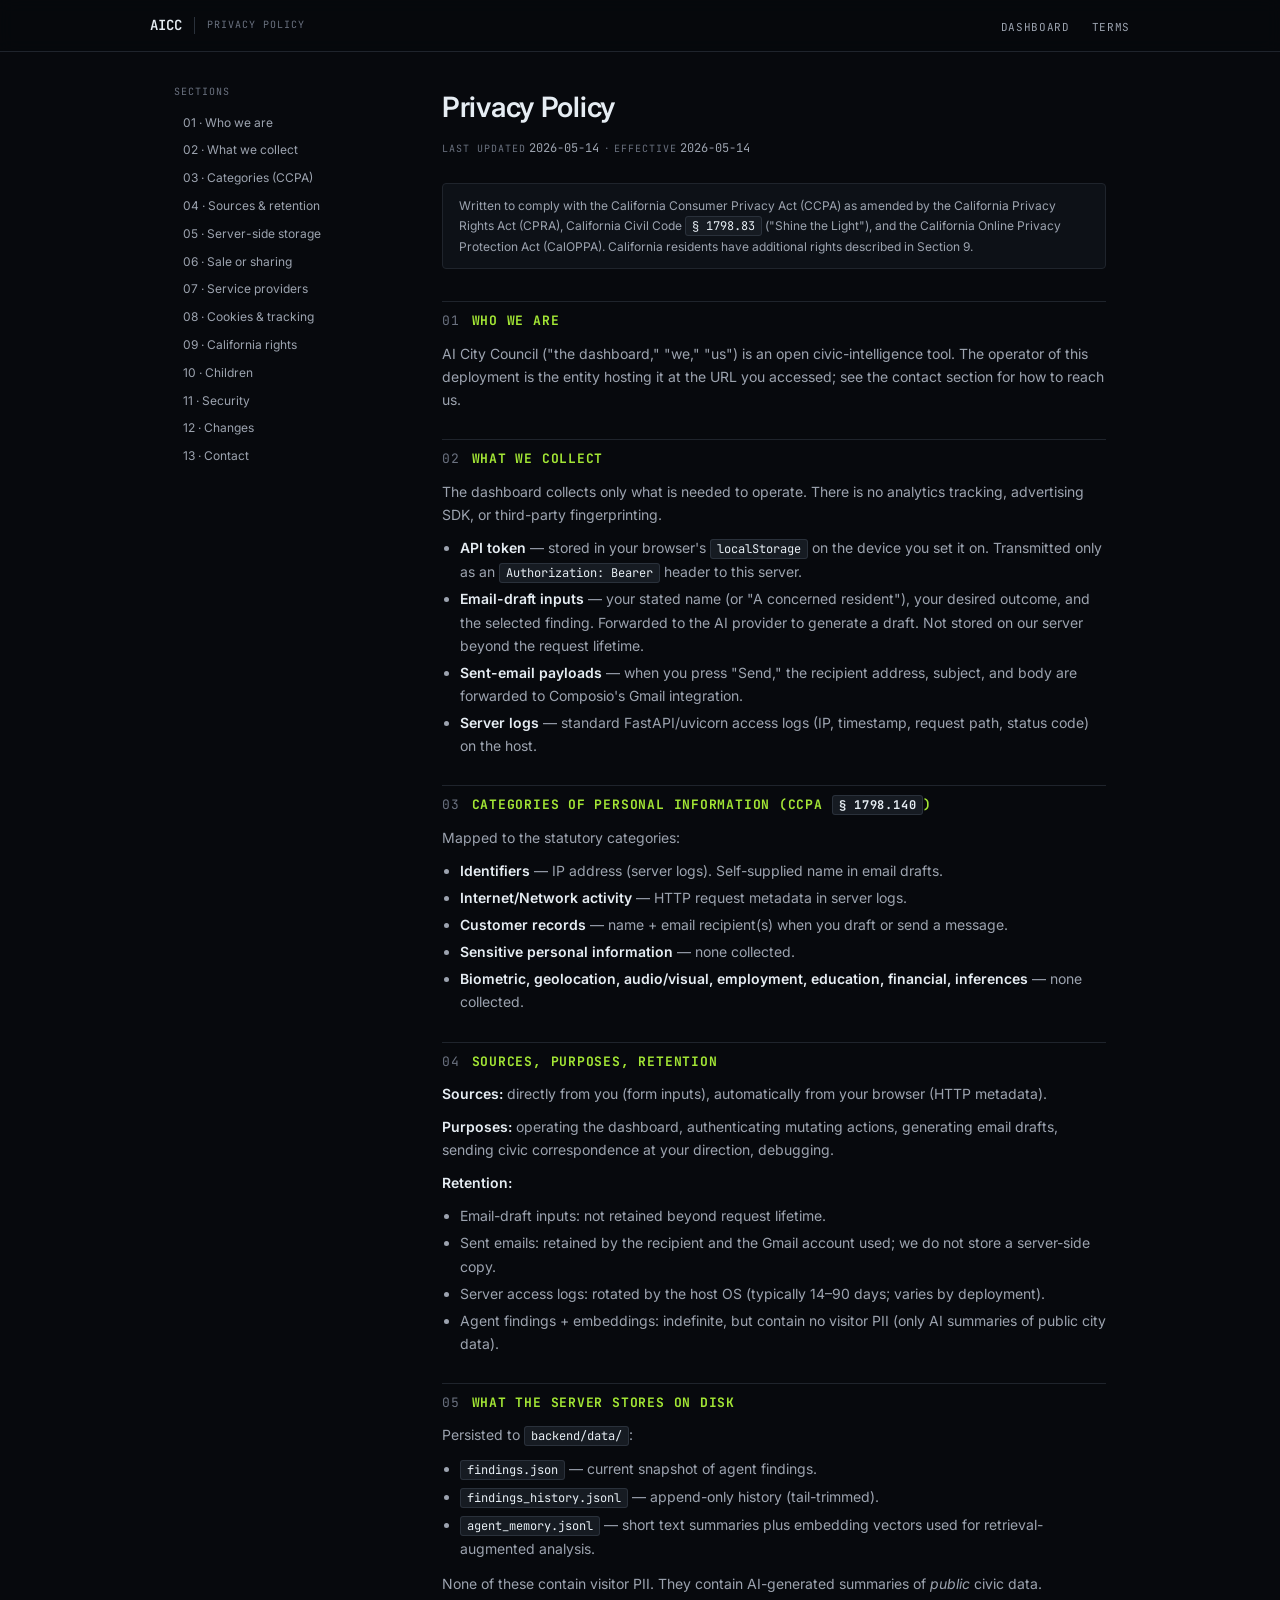
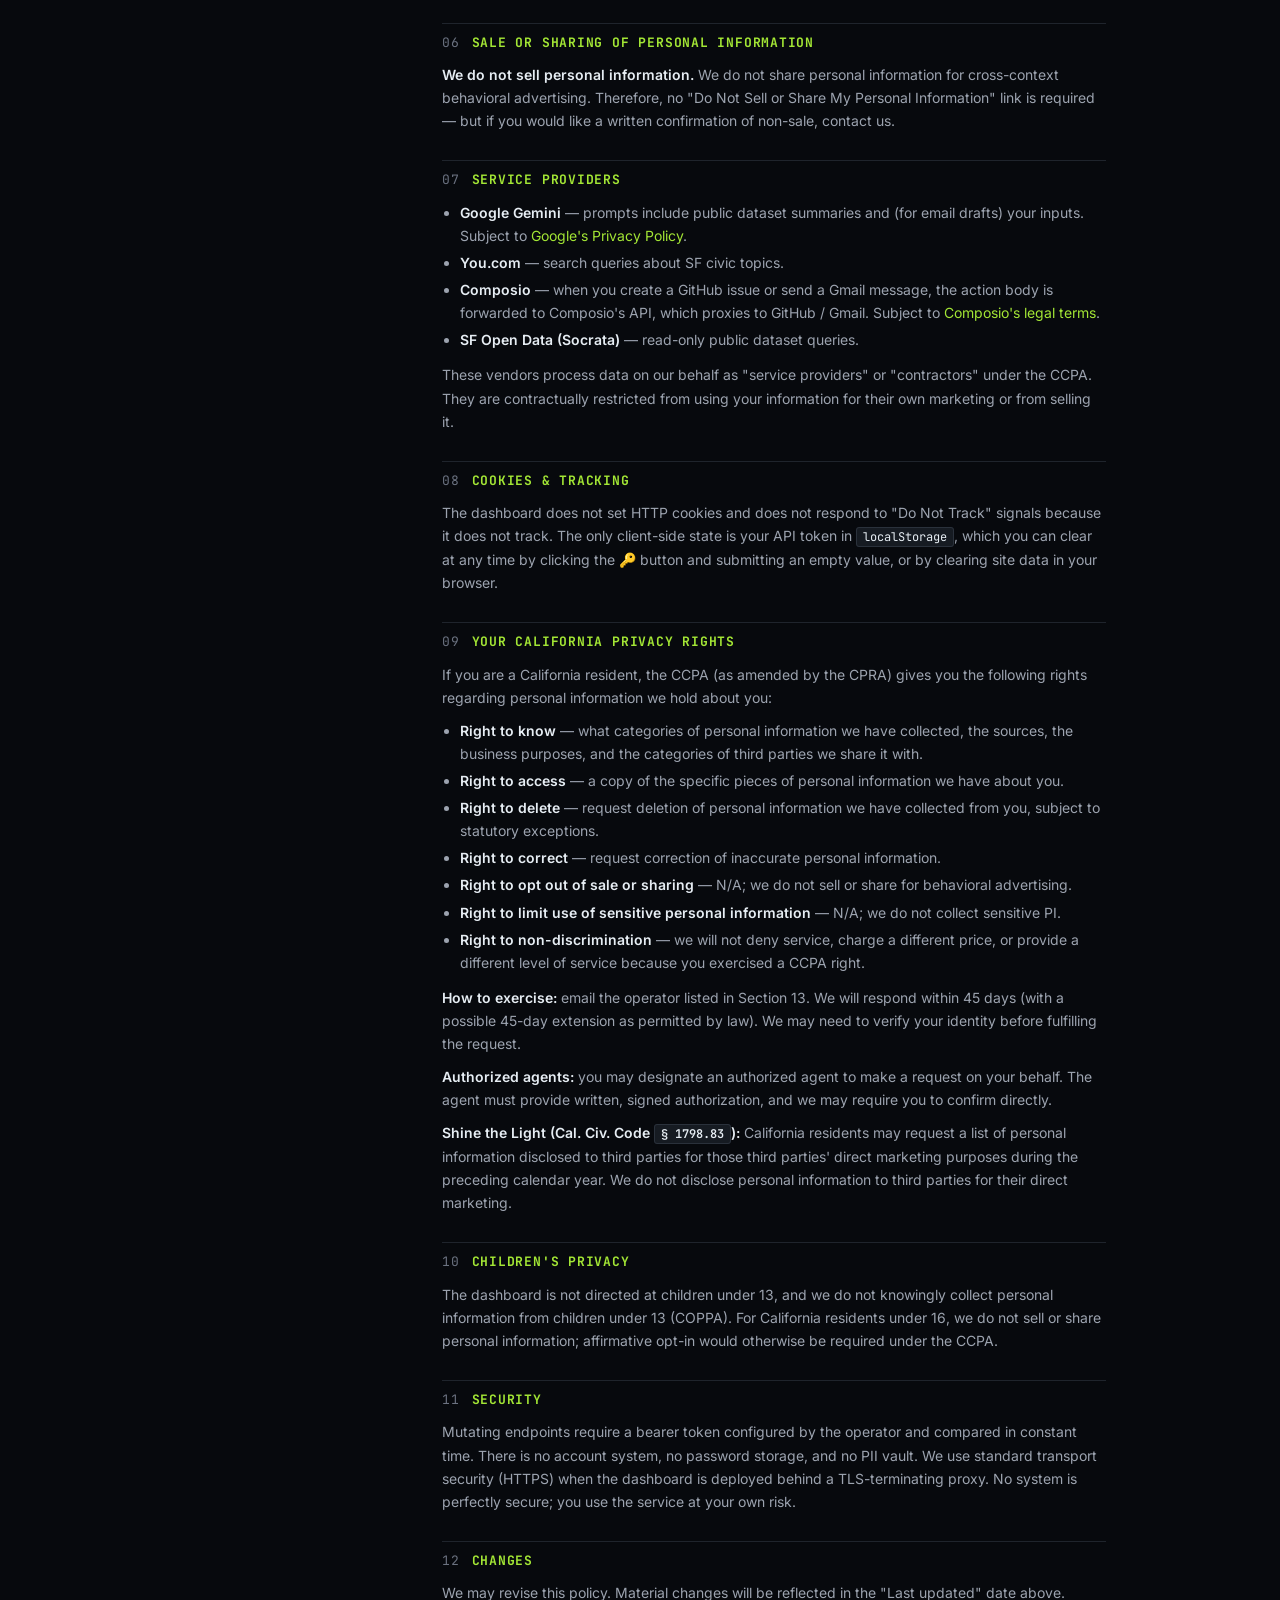
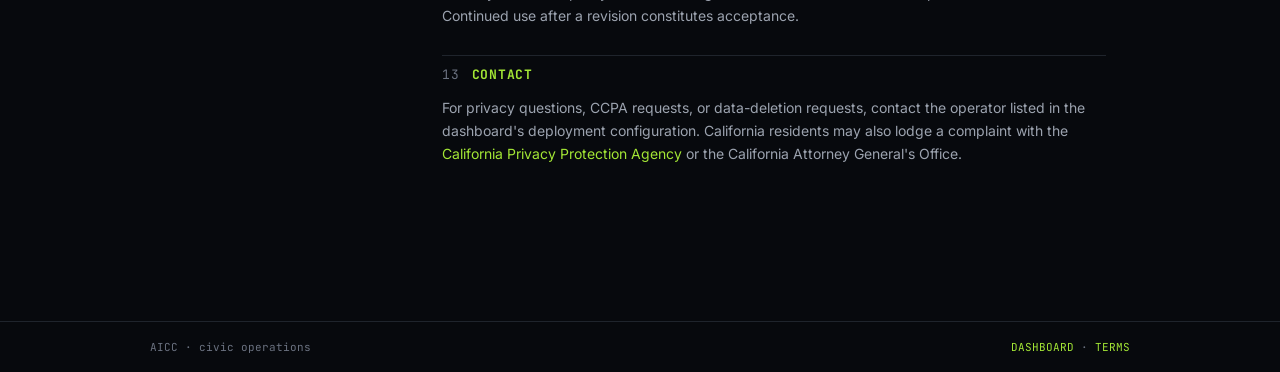
<file: static/privacy.html>
<!DOCTYPE html>
<html lang="en">

<head>
    <meta charset="UTF-8">
    <meta name="viewport" content="width=device-width, initial-scale=1.0">
    <title>Privacy · AICC</title>
    <link rel="preconnect" href="https://fonts.googleapis.com">
    <link rel="preconnect" href="https://fonts.gstatic.com" crossorigin>
    <link href="https://fonts.googleapis.com/css2?family=Inter:wght@400;500;600;700&family=JetBrains+Mono:wght@400;500;600&display=swap" rel="stylesheet">
    <link rel="stylesheet" href="/static/_legal.css">
</head>

<body>
    <header class="legal-header">
        <div class="legal-header-inner">
            <a href="/" class="brand">
                <span class="mono">AICC</span>
                <span class="label" style="border-left: 1px solid var(--border-2); padding-left: 12px;">Privacy Policy</span>
            </a>
            <nav class="legal-nav">
                <a href="/dashboard">Dashboard</a>
                <a href="/terms">Terms</a>
            </nav>
        </div>
    </header>

    <div class="legal-shell">
        <aside class="legal-side">
            <div class="label">Sections</div>
            <nav>
                <a href="#who">01 · Who we are</a>
                <a href="#collect">02 · What we collect</a>
                <a href="#categories">03 · Categories (CCPA)</a>
                <a href="#sources">04 · Sources &amp; retention</a>
                <a href="#disk">05 · Server-side storage</a>
                <a href="#sale">06 · Sale or sharing</a>
                <a href="#vendors">07 · Service providers</a>
                <a href="#cookies">08 · Cookies &amp; tracking</a>
                <a href="#rights">09 · California rights</a>
                <a href="#minors">10 · Children</a>
                <a href="#security">11 · Security</a>
                <a href="#changes">12 · Changes</a>
                <a href="#contact">13 · Contact</a>
            </nav>
        </aside>

        <main class="legal-content">
            <h1>Privacy Policy</h1>
            <div class="meta">
                <span class="label">Last updated</span> <span class="mono">2026-05-14</span>
                &nbsp;·&nbsp;
                <span class="label">Effective</span> <span class="mono">2026-05-14</span>
            </div>
            <div class="lede">
                Written to comply with the California Consumer Privacy Act (CCPA) as amended by the California Privacy Rights Act (CPRA), California Civil Code <code>§ 1798.83</code> ("Shine the Light"), and the California Online Privacy Protection Act (CalOPPA). California residents have additional rights described in Section 9.
            </div>

            <section id="who">
                <h2><span class="num mono">01</span>Who we are</h2>
                <p>AI City Council ("the dashboard," "we," "us") is an open civic-intelligence tool. The operator of this deployment is the entity hosting it at the URL you accessed; see the contact section for how to reach us.</p>
            </section>

            <section id="collect">
                <h2><span class="num mono">02</span>What we collect</h2>
                <p>The dashboard collects only what is needed to operate. There is no analytics tracking, advertising SDK, or third-party fingerprinting.</p>
                <ul>
                    <li><strong>API token</strong> — stored in your browser's <code>localStorage</code> on the device you set it on. Transmitted only as an <code>Authorization: Bearer</code> header to this server.</li>
                    <li><strong>Email-draft inputs</strong> — your stated name (or "A concerned resident"), your desired outcome, and the selected finding. Forwarded to the AI provider to generate a draft. Not stored on our server beyond the request lifetime.</li>
                    <li><strong>Sent-email payloads</strong> — when you press "Send," the recipient address, subject, and body are forwarded to Composio's Gmail integration.</li>
                    <li><strong>Server logs</strong> — standard FastAPI/uvicorn access logs (IP, timestamp, request path, status code) on the host.</li>
                </ul>
            </section>

            <section id="categories">
                <h2><span class="num mono">03</span>Categories of personal information (CCPA <code>§ 1798.140</code>)</h2>
                <p>Mapped to the statutory categories:</p>
                <ul>
                    <li><strong>Identifiers</strong> — IP address (server logs). Self-supplied name in email drafts.</li>
                    <li><strong>Internet/Network activity</strong> — HTTP request metadata in server logs.</li>
                    <li><strong>Customer records</strong> — name + email recipient(s) when you draft or send a message.</li>
                    <li><strong>Sensitive personal information</strong> — none collected.</li>
                    <li><strong>Biometric, geolocation, audio/visual, employment, education, financial, inferences</strong> — none collected.</li>
                </ul>
            </section>

            <section id="sources">
                <h2><span class="num mono">04</span>Sources, purposes, retention</h2>
                <p><strong>Sources:</strong> directly from you (form inputs), automatically from your browser (HTTP metadata).</p>
                <p><strong>Purposes:</strong> operating the dashboard, authenticating mutating actions, generating email drafts, sending civic correspondence at your direction, debugging.</p>
                <p><strong>Retention:</strong></p>
                <ul>
                    <li>Email-draft inputs: not retained beyond request lifetime.</li>
                    <li>Sent emails: retained by the recipient and the Gmail account used; we do not store a server-side copy.</li>
                    <li>Server access logs: rotated by the host OS (typically 14–90 days; varies by deployment).</li>
                    <li>Agent findings + embeddings: indefinite, but contain no visitor PII (only AI summaries of public city data).</li>
                </ul>
            </section>

            <section id="disk">
                <h2><span class="num mono">05</span>What the server stores on disk</h2>
                <p>Persisted to <code>backend/data/</code>:</p>
                <ul>
                    <li><code>findings.json</code> — current snapshot of agent findings.</li>
                    <li><code>findings_history.jsonl</code> — append-only history (tail-trimmed).</li>
                    <li><code>agent_memory.jsonl</code> — short text summaries plus embedding vectors used for retrieval-augmented analysis.</li>
                </ul>
                <p>None of these contain visitor PII. They contain AI-generated summaries of <em>public</em> civic data.</p>
            </section>

            <section id="sale">
                <h2><span class="num mono">06</span>Sale or sharing of personal information</h2>
                <p><strong>We do not sell personal information.</strong> We do not share personal information for cross-context behavioral advertising. Therefore, no "Do Not Sell or Share My Personal Information" link is required — but if you would like a written confirmation of non-sale, contact us.</p>
            </section>

            <section id="vendors">
                <h2><span class="num mono">07</span>Service providers</h2>
                <ul>
                    <li><strong>Google Gemini</strong> — prompts include public dataset summaries and (for email drafts) your inputs. Subject to <a href="https://policies.google.com/privacy">Google's Privacy Policy</a>.</li>
                    <li><strong>You.com</strong> — search queries about SF civic topics.</li>
                    <li><strong>Composio</strong> — when you create a GitHub issue or send a Gmail message, the action body is forwarded to Composio's API, which proxies to GitHub / Gmail. Subject to <a href="https://composio.dev/legal">Composio's legal terms</a>.</li>
                    <li><strong>SF Open Data (Socrata)</strong> — read-only public dataset queries.</li>
                </ul>
                <p>These vendors process data on our behalf as "service providers" or "contractors" under the CCPA. They are contractually restricted from using your information for their own marketing or from selling it.</p>
            </section>

            <section id="cookies">
                <h2><span class="num mono">08</span>Cookies &amp; tracking</h2>
                <p>The dashboard does not set HTTP cookies and does not respond to "Do Not Track" signals because it does not track. The only client-side state is your API token in <code>localStorage</code>, which you can clear at any time by clicking the 🔑 button and submitting an empty value, or by clearing site data in your browser.</p>
            </section>

            <section id="rights">
                <h2><span class="num mono">09</span>Your California privacy rights</h2>
                <p>If you are a California resident, the CCPA (as amended by the CPRA) gives you the following rights regarding personal information we hold about you:</p>
                <ul>
                    <li><strong>Right to know</strong> — what categories of personal information we have collected, the sources, the business purposes, and the categories of third parties we share it with.</li>
                    <li><strong>Right to access</strong> — a copy of the specific pieces of personal information we have about you.</li>
                    <li><strong>Right to delete</strong> — request deletion of personal information we have collected from you, subject to statutory exceptions.</li>
                    <li><strong>Right to correct</strong> — request correction of inaccurate personal information.</li>
                    <li><strong>Right to opt out of sale or sharing</strong> — N/A; we do not sell or share for behavioral advertising.</li>
                    <li><strong>Right to limit use of sensitive personal information</strong> — N/A; we do not collect sensitive PI.</li>
                    <li><strong>Right to non-discrimination</strong> — we will not deny service, charge a different price, or provide a different level of service because you exercised a CCPA right.</li>
                </ul>
                <p><strong>How to exercise:</strong> email the operator listed in Section 13. We will respond within 45 days (with a possible 45-day extension as permitted by law). We may need to verify your identity before fulfilling the request.</p>
                <p><strong>Authorized agents:</strong> you may designate an authorized agent to make a request on your behalf. The agent must provide written, signed authorization, and we may require you to confirm directly.</p>
                <p><strong>Shine the Light (Cal. Civ. Code <code>§ 1798.83</code>):</strong> California residents may request a list of personal information disclosed to third parties for those third parties' direct marketing purposes during the preceding calendar year. We do not disclose personal information to third parties for their direct marketing.</p>
            </section>

            <section id="minors">
                <h2><span class="num mono">10</span>Children's privacy</h2>
                <p>The dashboard is not directed at children under 13, and we do not knowingly collect personal information from children under 13 (COPPA). For California residents under 16, we do not sell or share personal information; affirmative opt-in would otherwise be required under the CCPA.</p>
            </section>

            <section id="security">
                <h2><span class="num mono">11</span>Security</h2>
                <p>Mutating endpoints require a bearer token configured by the operator and compared in constant time. There is no account system, no password storage, and no PII vault. We use standard transport security (HTTPS) when the dashboard is deployed behind a TLS-terminating proxy. No system is perfectly secure; you use the service at your own risk.</p>
            </section>

            <section id="changes">
                <h2><span class="num mono">12</span>Changes</h2>
                <p>We may revise this policy. Material changes will be reflected in the "Last updated" date above. Continued use after a revision constitutes acceptance.</p>
            </section>

            <section id="contact">
                <h2><span class="num mono">13</span>Contact</h2>
                <p>For privacy questions, CCPA requests, or data-deletion requests, contact the operator listed in the dashboard's deployment configuration. California residents may also lodge a complaint with the <a href="https://cppa.ca.gov">California Privacy Protection Agency</a> or the California Attorney General's Office.</p>
            </section>
        </main>
    </div>

    <footer class="legal-footer">
        <div class="legal-footer-inner">
            <span>AICC · civic operations</span>
            <span>
                <a href="/">DASHBOARD</a> ·
                <a href="/terms">TERMS</a>
            </span>
        </div>
    </footer>
</body>

</html>
</file>
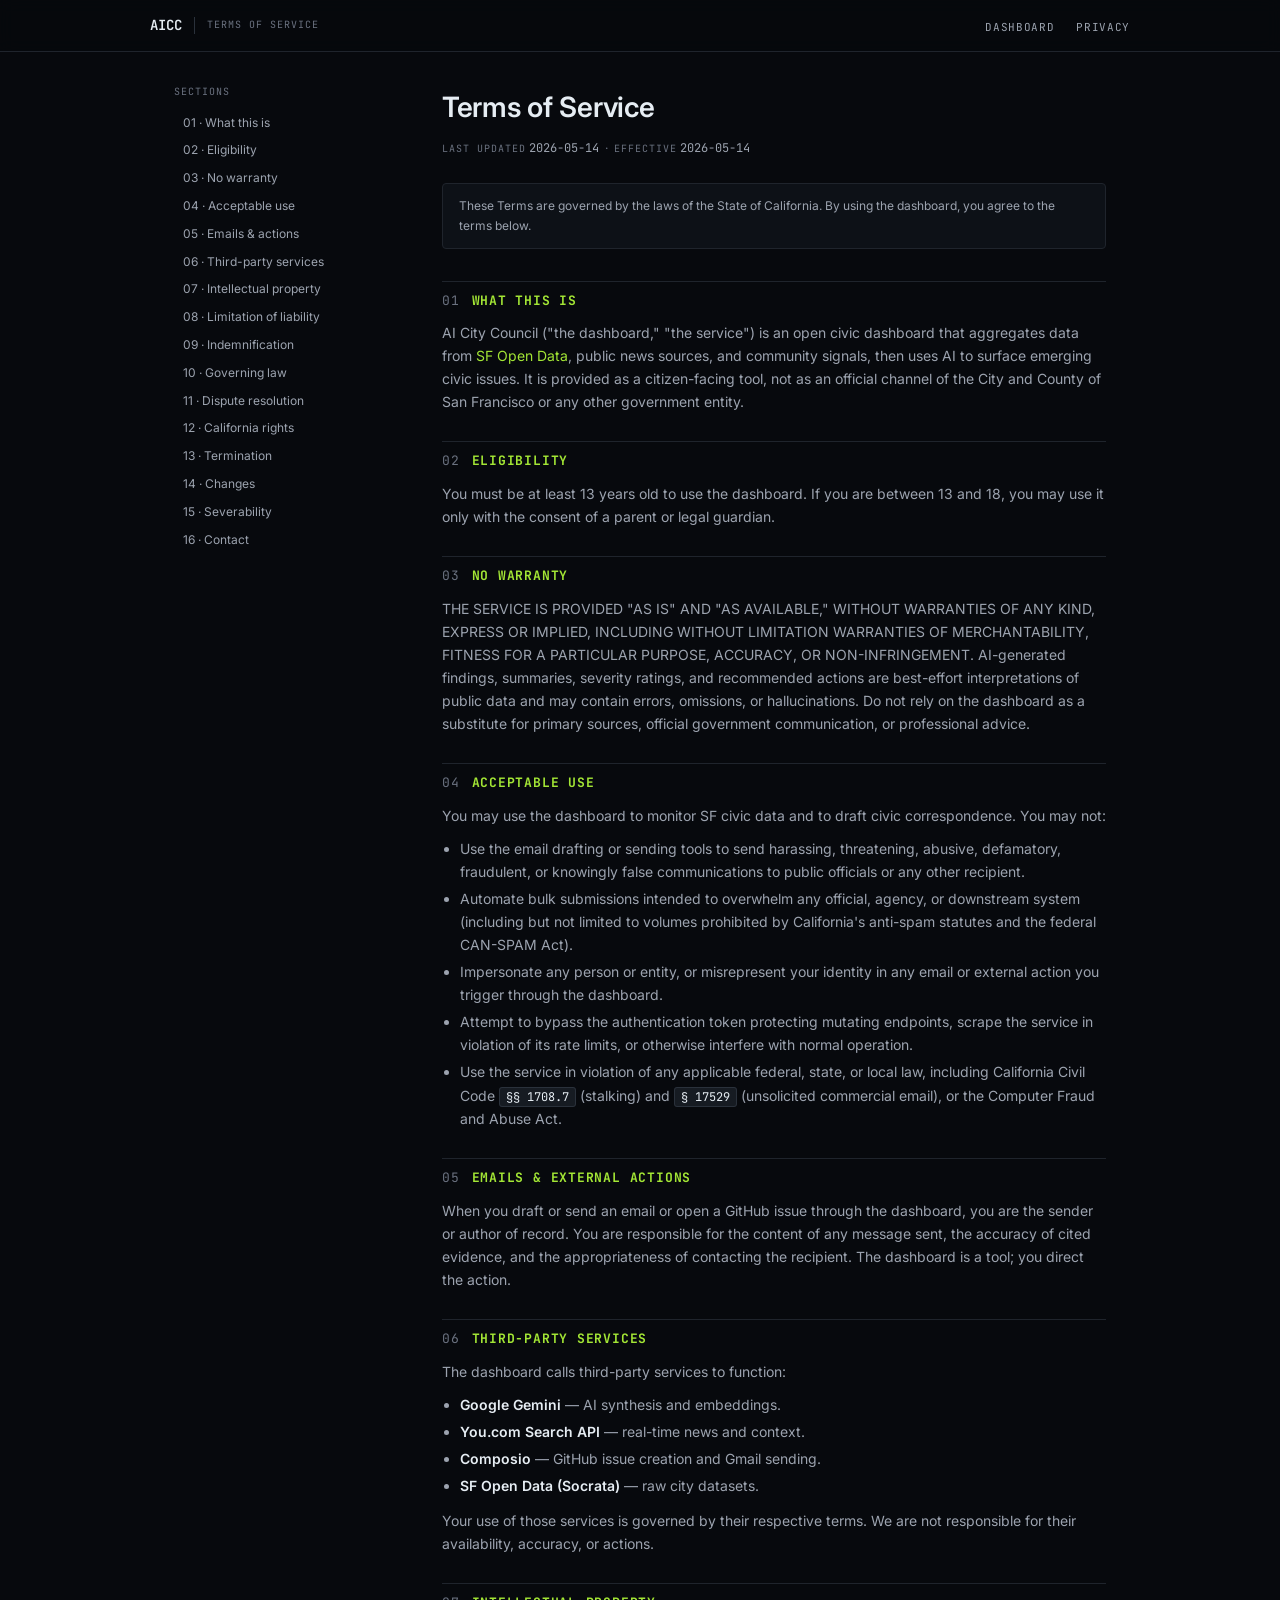
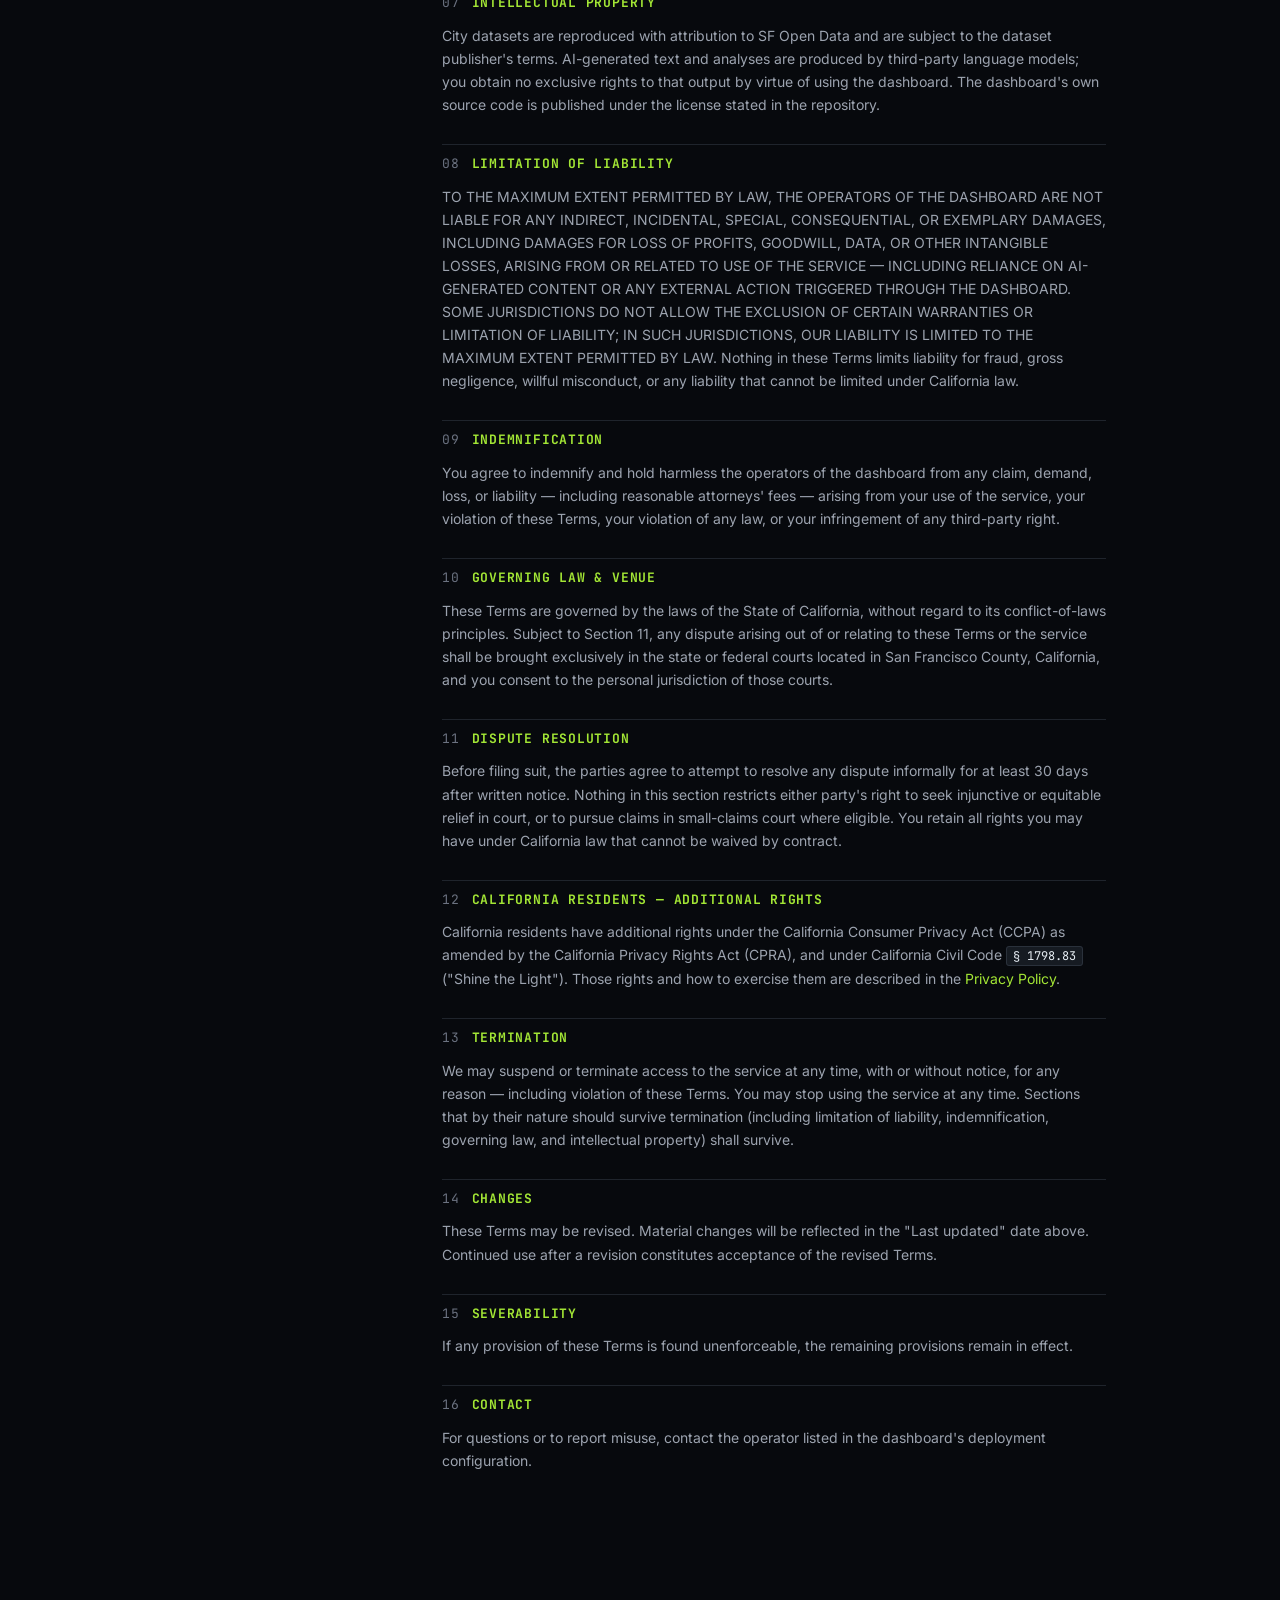
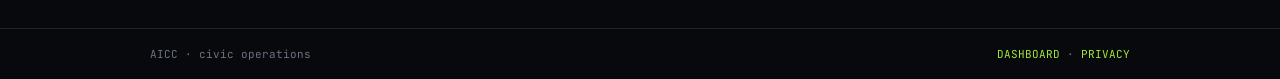
<file: static/terms.html>
<!DOCTYPE html>
<html lang="en">

<head>
    <meta charset="UTF-8">
    <meta name="viewport" content="width=device-width, initial-scale=1.0">
    <title>Terms · AICC</title>
    <link rel="preconnect" href="https://fonts.googleapis.com">
    <link rel="preconnect" href="https://fonts.gstatic.com" crossorigin>
    <link href="https://fonts.googleapis.com/css2?family=Inter:wght@400;500;600;700&family=JetBrains+Mono:wght@400;500;600&display=swap" rel="stylesheet">
    <link rel="stylesheet" href="/static/_legal.css">
</head>

<body>
    <header class="legal-header">
        <div class="legal-header-inner">
            <a href="/" class="brand">
                <span class="mono">AICC</span>
                <span class="label" style="border-left: 1px solid var(--border-2); padding-left: 12px;">Terms of Service</span>
            </a>
            <nav class="legal-nav">
                <a href="/dashboard">Dashboard</a>
                <a href="/privacy">Privacy</a>
            </nav>
        </div>
    </header>

    <div class="legal-shell">
        <aside class="legal-side">
            <div class="label">Sections</div>
            <nav>
                <a href="#what">01 · What this is</a>
                <a href="#eligibility">02 · Eligibility</a>
                <a href="#warranty">03 · No warranty</a>
                <a href="#use">04 · Acceptable use</a>
                <a href="#actions">05 · Emails &amp; actions</a>
                <a href="#third-party">06 · Third-party services</a>
                <a href="#ip">07 · Intellectual property</a>
                <a href="#liability">08 · Limitation of liability</a>
                <a href="#indemnity">09 · Indemnification</a>
                <a href="#law">10 · Governing law</a>
                <a href="#dispute">11 · Dispute resolution</a>
                <a href="#california">12 · California rights</a>
                <a href="#termination">13 · Termination</a>
                <a href="#changes">14 · Changes</a>
                <a href="#severability">15 · Severability</a>
                <a href="#contact">16 · Contact</a>
            </nav>
        </aside>

        <main class="legal-content">
            <h1>Terms of Service</h1>
            <div class="meta">
                <span class="label">Last updated</span> <span class="mono">2026-05-14</span>
                &nbsp;·&nbsp;
                <span class="label">Effective</span> <span class="mono">2026-05-14</span>
            </div>
            <div class="lede">
                These Terms are governed by the laws of the State of California. By using the dashboard, you agree to the terms below.
            </div>

            <section id="what">
                <h2><span class="num mono">01</span>What this is</h2>
                <p>AI City Council ("the dashboard," "the service") is an open civic dashboard that aggregates data from <a href="https://data.sfgov.org">SF Open Data</a>, public news sources, and community signals, then uses AI to surface emerging civic issues. It is provided as a citizen-facing tool, not as an official channel of the City and County of San Francisco or any other government entity.</p>
            </section>

            <section id="eligibility">
                <h2><span class="num mono">02</span>Eligibility</h2>
                <p>You must be at least 13 years old to use the dashboard. If you are between 13 and 18, you may use it only with the consent of a parent or legal guardian.</p>
            </section>

            <section id="warranty">
                <h2><span class="num mono">03</span>No warranty</h2>
                <p>THE SERVICE IS PROVIDED "AS IS" AND "AS AVAILABLE," WITHOUT WARRANTIES OF ANY KIND, EXPRESS OR IMPLIED, INCLUDING WITHOUT LIMITATION WARRANTIES OF MERCHANTABILITY, FITNESS FOR A PARTICULAR PURPOSE, ACCURACY, OR NON-INFRINGEMENT. AI-generated findings, summaries, severity ratings, and recommended actions are best-effort interpretations of public data and may contain errors, omissions, or hallucinations. Do not rely on the dashboard as a substitute for primary sources, official government communication, or professional advice.</p>
            </section>

            <section id="use">
                <h2><span class="num mono">04</span>Acceptable use</h2>
                <p>You may use the dashboard to monitor SF civic data and to draft civic correspondence. You may not:</p>
                <ul>
                    <li>Use the email drafting or sending tools to send harassing, threatening, abusive, defamatory, fraudulent, or knowingly false communications to public officials or any other recipient.</li>
                    <li>Automate bulk submissions intended to overwhelm any official, agency, or downstream system (including but not limited to volumes prohibited by California's anti-spam statutes and the federal CAN-SPAM Act).</li>
                    <li>Impersonate any person or entity, or misrepresent your identity in any email or external action you trigger through the dashboard.</li>
                    <li>Attempt to bypass the authentication token protecting mutating endpoints, scrape the service in violation of its rate limits, or otherwise interfere with normal operation.</li>
                    <li>Use the service in violation of any applicable federal, state, or local law, including California Civil Code <code>§§ 1708.7</code> (stalking) and <code>§ 17529</code> (unsolicited commercial email), or the Computer Fraud and Abuse Act.</li>
                </ul>
            </section>

            <section id="actions">
                <h2><span class="num mono">05</span>Emails &amp; external actions</h2>
                <p>When you draft or send an email or open a GitHub issue through the dashboard, you are the sender or author of record. You are responsible for the content of any message sent, the accuracy of cited evidence, and the appropriateness of contacting the recipient. The dashboard is a tool; you direct the action.</p>
            </section>

            <section id="third-party">
                <h2><span class="num mono">06</span>Third-party services</h2>
                <p>The dashboard calls third-party services to function:</p>
                <ul>
                    <li><strong>Google Gemini</strong> — AI synthesis and embeddings.</li>
                    <li><strong>You.com Search API</strong> — real-time news and context.</li>
                    <li><strong>Composio</strong> — GitHub issue creation and Gmail sending.</li>
                    <li><strong>SF Open Data (Socrata)</strong> — raw city datasets.</li>
                </ul>
                <p>Your use of those services is governed by their respective terms. We are not responsible for their availability, accuracy, or actions.</p>
            </section>

            <section id="ip">
                <h2><span class="num mono">07</span>Intellectual property</h2>
                <p>City datasets are reproduced with attribution to SF Open Data and are subject to the dataset publisher's terms. AI-generated text and analyses are produced by third-party language models; you obtain no exclusive rights to that output by virtue of using the dashboard. The dashboard's own source code is published under the license stated in the repository.</p>
            </section>

            <section id="liability">
                <h2><span class="num mono">08</span>Limitation of liability</h2>
                <p>TO THE MAXIMUM EXTENT PERMITTED BY LAW, THE OPERATORS OF THE DASHBOARD ARE NOT LIABLE FOR ANY INDIRECT, INCIDENTAL, SPECIAL, CONSEQUENTIAL, OR EXEMPLARY DAMAGES, INCLUDING DAMAGES FOR LOSS OF PROFITS, GOODWILL, DATA, OR OTHER INTANGIBLE LOSSES, ARISING FROM OR RELATED TO USE OF THE SERVICE — INCLUDING RELIANCE ON AI-GENERATED CONTENT OR ANY EXTERNAL ACTION TRIGGERED THROUGH THE DASHBOARD. SOME JURISDICTIONS DO NOT ALLOW THE EXCLUSION OF CERTAIN WARRANTIES OR LIMITATION OF LIABILITY; IN SUCH JURISDICTIONS, OUR LIABILITY IS LIMITED TO THE MAXIMUM EXTENT PERMITTED BY LAW. Nothing in these Terms limits liability for fraud, gross negligence, willful misconduct, or any liability that cannot be limited under California law.</p>
            </section>

            <section id="indemnity">
                <h2><span class="num mono">09</span>Indemnification</h2>
                <p>You agree to indemnify and hold harmless the operators of the dashboard from any claim, demand, loss, or liability — including reasonable attorneys' fees — arising from your use of the service, your violation of these Terms, your violation of any law, or your infringement of any third-party right.</p>
            </section>

            <section id="law">
                <h2><span class="num mono">10</span>Governing law &amp; venue</h2>
                <p>These Terms are governed by the laws of the State of California, without regard to its conflict-of-laws principles. Subject to Section 11, any dispute arising out of or relating to these Terms or the service shall be brought exclusively in the state or federal courts located in San Francisco County, California, and you consent to the personal jurisdiction of those courts.</p>
            </section>

            <section id="dispute">
                <h2><span class="num mono">11</span>Dispute resolution</h2>
                <p>Before filing suit, the parties agree to attempt to resolve any dispute informally for at least 30 days after written notice. Nothing in this section restricts either party's right to seek injunctive or equitable relief in court, or to pursue claims in small-claims court where eligible. You retain all rights you may have under California law that cannot be waived by contract.</p>
            </section>

            <section id="california">
                <h2><span class="num mono">12</span>California residents — additional rights</h2>
                <p>California residents have additional rights under the California Consumer Privacy Act (CCPA) as amended by the California Privacy Rights Act (CPRA), and under California Civil Code <code>§ 1798.83</code> ("Shine the Light"). Those rights and how to exercise them are described in the <a href="/privacy">Privacy Policy</a>.</p>
            </section>

            <section id="termination">
                <h2><span class="num mono">13</span>Termination</h2>
                <p>We may suspend or terminate access to the service at any time, with or without notice, for any reason — including violation of these Terms. You may stop using the service at any time. Sections that by their nature should survive termination (including limitation of liability, indemnification, governing law, and intellectual property) shall survive.</p>
            </section>

            <section id="changes">
                <h2><span class="num mono">14</span>Changes</h2>
                <p>These Terms may be revised. Material changes will be reflected in the "Last updated" date above. Continued use after a revision constitutes acceptance of the revised Terms.</p>
            </section>

            <section id="severability">
                <h2><span class="num mono">15</span>Severability</h2>
                <p>If any provision of these Terms is found unenforceable, the remaining provisions remain in effect.</p>
            </section>

            <section id="contact">
                <h2><span class="num mono">16</span>Contact</h2>
                <p>For questions or to report misuse, contact the operator listed in the dashboard's deployment configuration.</p>
            </section>
        </main>
    </div>

    <footer class="legal-footer">
        <div class="legal-footer-inner">
            <span>AICC · civic operations</span>
            <span>
                <a href="/">DASHBOARD</a> ·
                <a href="/privacy">PRIVACY</a>
            </span>
        </div>
    </footer>
</body>

</html>
</file>
<file: static/_legal.css>
/* Shared styles for /terms and /privacy. Mirrors the operations-center theme.
 * Linked directly from those pages — kept separate so they don't pull in the
 * dashboard JS or its layout assumptions.
 */
:root {
    --bg: #07090d;
    --bg-2: #0d1117;
    --bg-3: #161b22;
    --border: #1f242c;
    --border-2: #2a313b;
    --text: #e6edf3;
    --text-2: #9ca3af;
    --text-3: #6b7280;
    --text-4: #4b5563;
    --accent: #84cc16;
    --accent-2: #a3e635;
}

* { box-sizing: border-box; }
html, body {
    background: var(--bg);
    color: var(--text);
    font-family: 'Inter', system-ui, sans-serif;
    font-size: 14px;
    line-height: 1.65;
    margin: 0;
    padding: 0;
    -webkit-font-smoothing: antialiased;
}
.mono { font-family: 'JetBrains Mono', ui-monospace, SFMono-Regular, monospace; }
.label {
    font-family: 'JetBrains Mono', ui-monospace, monospace;
    font-size: 10px; letter-spacing: 0.1em; text-transform: uppercase;
    color: var(--text-3);
}
a { color: var(--accent-2); text-decoration: none; }
a:hover { color: var(--accent); text-decoration: underline; }

.legal-shell {
    max-width: 980px; margin: 0 auto;
    display: grid; grid-template-columns: 220px 1fr; gap: 48px;
    padding: 32px 24px 80px;
}
@media (max-width: 800px) { .legal-shell { grid-template-columns: 1fr; gap: 24px; } }

.legal-header {
    border-bottom: 1px solid var(--border);
    padding: 14px 24px;
    position: sticky; top: 0;
    background: rgba(7,9,13,0.85);
    backdrop-filter: blur(8px);
    z-index: 10;
}
.legal-header-inner { max-width: 980px; margin: 0 auto; display: flex; align-items: center; justify-content: space-between; gap: 12px; }
.legal-header .brand { display: flex; align-items: center; gap: 12px; color: var(--text); }
.legal-header .brand .mono { font-weight: 600; }
.legal-nav a { margin-left: 18px; font-family: 'JetBrains Mono', monospace; font-size: 11px; letter-spacing: 0.06em; text-transform: uppercase; color: var(--text-2); }
.legal-nav a.is-active { color: var(--accent-2); }

.legal-side {
    font-size: 11px;
}
.legal-side .label { margin-bottom: 8px; }
.legal-side nav { position: sticky; top: 80px; }
.legal-side a {
    display: block;
    color: var(--text-2);
    padding: 4px 0;
    border-left: 1px solid transparent;
    padding-left: 8px;
    font-size: 12px;
}
.legal-side a:hover { color: var(--text); border-left-color: var(--border-2); text-decoration: none; }

.legal-content h1 {
    font-size: 28px; font-weight: 600; letter-spacing: -0.01em;
    margin: 0 0 8px; color: var(--text);
}
.legal-content .meta { color: var(--text-3); font-size: 12px; margin-bottom: 24px; }
.legal-content .meta .mono { color: var(--text-2); }
.legal-content .lede {
    padding: 12px 16px; border: 1px solid var(--border);
    background: var(--bg-2); border-radius: 4px; font-size: 12px;
    color: var(--text-2); margin-bottom: 32px;
}
.legal-content section { margin-bottom: 28px; }
.legal-content h2 {
    font-size: 13px; font-family: 'JetBrains Mono', monospace;
    letter-spacing: 0.06em; text-transform: uppercase;
    color: var(--accent-2); margin: 0 0 10px;
    padding-top: 8px; border-top: 1px solid var(--border);
}
.legal-content h2 .num { color: var(--text-3); margin-right: 12px; font-weight: 400; }
.legal-content p { margin: 0 0 10px; color: var(--text-2); }
.legal-content ul { margin: 8px 0 12px 0; padding-left: 18px; color: var(--text-2); }
.legal-content li { margin-bottom: 4px; }
.legal-content code, .legal-content kbd {
    font-family: 'JetBrains Mono', monospace; font-size: 12px;
    background: var(--bg-3); border: 1px solid var(--border-2);
    padding: 1px 6px; border-radius: 3px; color: var(--text);
}
.legal-content strong { color: var(--text); font-weight: 600; }
.legal-content em { color: var(--text-2); }

.legal-footer {
    border-top: 1px solid var(--border);
    padding: 16px 24px; margin-top: 48px;
    font-family: 'JetBrains Mono', monospace; font-size: 11px;
    color: var(--text-3);
}
.legal-footer-inner { max-width: 980px; margin: 0 auto; display: flex; justify-content: space-between; flex-wrap: wrap; gap: 8px; }
</file>
